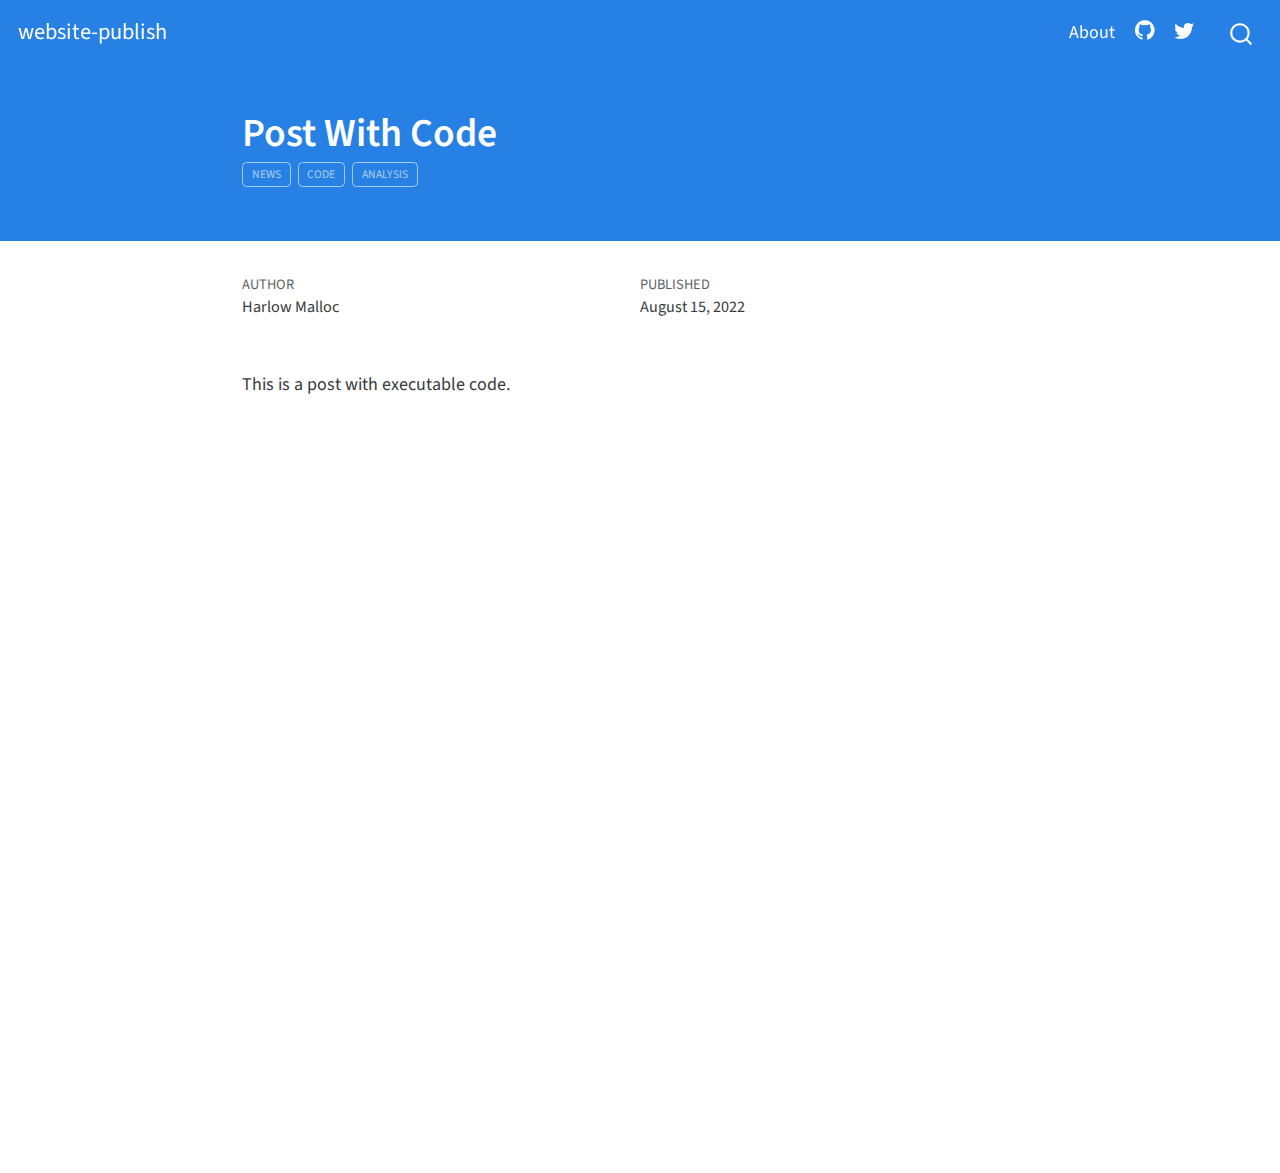
<file: posts/post-with-code/index.html>
<!DOCTYPE html>
<html xmlns="http://www.w3.org/1999/xhtml" lang="en" xml:lang="en"><head>

<meta charset="utf-8">
<meta name="generator" content="quarto-99.9.9">

<meta name="viewport" content="width=device-width, initial-scale=1.0, user-scalable=yes">

<meta name="author" content="Harlow Malloc">
<meta name="dcterms.date" content="2022-08-15">

<title>website-publish - Post With Code</title>
<style>
code{white-space: pre-wrap;}
span.smallcaps{font-variant: small-caps;}
div.columns{display: flex; gap: min(4vw, 1.5em);}
div.column{flex: 1;}
div.hanging-indent{margin-left: 1.5em; text-indent: -1.5em;}
ul.task-list{list-style: none;}
ul.task-list li input[type="checkbox"] {
  width: 0.8em;
  margin: 0 0.8em 0.2em -1.6em;
  vertical-align: middle;
}
</style>


<script src="../../site_libs/quarto-nav/quarto-nav.js"></script>
<script src="../../site_libs/quarto-nav/headroom.min.js"></script>
<script src="../../site_libs/clipboard/clipboard.min.js"></script>
<script src="../../site_libs/quarto-search/autocomplete.umd.js"></script>
<script src="../../site_libs/quarto-search/fuse.min.js"></script>
<script src="../../site_libs/quarto-search/quarto-search.js"></script>
<meta name="quarto:offset" content="../../">
<script src="../../site_libs/quarto-html/quarto.js"></script>
<script src="../../site_libs/quarto-html/popper.min.js"></script>
<script src="../../site_libs/quarto-html/tippy.umd.min.js"></script>
<script src="../../site_libs/quarto-html/anchor.min.js"></script>
<link href="../../site_libs/quarto-html/tippy.css" rel="stylesheet">
<link href="../../site_libs/quarto-html/quarto-syntax-highlighting.css" rel="stylesheet" id="quarto-text-highlighting-styles">
<script src="../../site_libs/bootstrap/bootstrap.min.js"></script>
<link href="../../site_libs/bootstrap/bootstrap-icons.css" rel="stylesheet">
<link href="../../site_libs/bootstrap/bootstrap.min.css" rel="stylesheet" id="quarto-bootstrap" data-mode="light">
<script id="quarto-search-options" type="application/json">{
  "location": "navbar",
  "copy-button": false,
  "collapse-after": 3,
  "panel-placement": "end",
  "type": "overlay",
  "limit": 20,
  "language": {
    "search-no-results-text": "No results",
    "search-matching-documents-text": "matching documents",
    "search-copy-link-title": "Copy link to search",
    "search-hide-matches-text": "Hide additional matches",
    "search-more-match-text": "more match in this document",
    "search-more-matches-text": "more matches in this document",
    "search-clear-button-title": "Clear",
    "search-detached-cancel-button-title": "Cancel",
    "search-submit-button-title": "Submit"
  }
}</script>


<link rel="stylesheet" href="../../styles.css">
<meta name="twitter:title" content="website-publish - Post With Code">
<meta name="twitter:description" content="This is a post with executable code.">
<meta name="twitter:image" content="https://example.com/posts/post-with-code/image.jpg">
<meta name="twitter:card" content="summary_large_image">
</head>

<body class="nav-fixed fullcontent">

<div id="quarto-search-results"></div>
  <header id="quarto-header" class="headroom fixed-top">
    <nav class="navbar navbar-expand-lg navbar-dark ">
      <div class="navbar-container container-fluid">
      <a class="navbar-brand" href="../../index.html">
    <span class="navbar-title">website-publish</span>
  </a>
          <button class="navbar-toggler" type="button" data-bs-toggle="collapse" data-bs-target="#navbarCollapse" aria-controls="navbarCollapse" aria-expanded="false" aria-label="Toggle navigation" onclick="if (window.quartoToggleHeadroom) { window.quartoToggleHeadroom(); }">
  <span class="navbar-toggler-icon"></span>
</button>
          <div class="collapse navbar-collapse" id="navbarCollapse">
            <ul class="navbar-nav navbar-nav-scroll ms-auto">
  <li class="nav-item">
    <a class="nav-link" href="../../about.html">About</a>
  </li>  
  <li class="nav-item compact">
    <a class="nav-link" href="https://github.com/"><i class="bi bi-github" role="img">
</i> 
 </a>
  </li>  
  <li class="nav-item compact">
    <a class="nav-link" href="https://twitter.com"><i class="bi bi-twitter" role="img">
</i> 
 </a>
  </li>  
</ul>
              <div id="quarto-search" class="" title="Search"></div>
          </div> <!-- /navcollapse -->
      </div> <!-- /container-fluid -->
    </nav>
</header>
<!-- content -->
<header id="title-block-header" class="quarto-title-block default page-columns page-full">
  <div class="quarto-title-banner page-columns page-full">
    <div class="quarto-title column-body">
      <h1 class="title">Post With Code</h1>
                                <div class="quarto-categories">
                <div class="quarto-category">news</div>
                <div class="quarto-category">code</div>
                <div class="quarto-category">analysis</div>
              </div>
                  </div>
  </div>
    
  
  <div class="quarto-title-meta">

      <div>
      <div class="quarto-title-meta-heading">Author</div>
      <div class="quarto-title-meta-contents">
               <p>Harlow Malloc </p>
            </div>
    </div>
      
      <div>
      <div class="quarto-title-meta-heading">Published</div>
      <div class="quarto-title-meta-contents">
        <p class="date">August 15, 2022</p>
      </div>
    </div>
      
    </div>
    
  
  </header><div id="quarto-content" class="quarto-container page-columns page-rows-contents page-layout-article page-navbar">
<!-- sidebar -->
<!-- margin-sidebar -->
    
<!-- main -->
<main class="content quarto-banner-title-block" id="quarto-document-content">




<p>This is a post with executable code.</p>



</main> <!-- /main -->
<script id="quarto-html-after-body" type="application/javascript">
window.document.addEventListener("DOMContentLoaded", function (event) {
  const toggleBodyColorMode = (bsSheetEl) => {
    const mode = bsSheetEl.getAttribute("data-mode");
    const bodyEl = window.document.querySelector("body");
    if (mode === "dark") {
      bodyEl.classList.add("quarto-dark");
      bodyEl.classList.remove("quarto-light");
    } else {
      bodyEl.classList.add("quarto-light");
      bodyEl.classList.remove("quarto-dark");
    }
  }
  const toggleBodyColorPrimary = () => {
    const bsSheetEl = window.document.querySelector("link#quarto-bootstrap");
    if (bsSheetEl) {
      toggleBodyColorMode(bsSheetEl);
    }
  }
  toggleBodyColorPrimary();  
  const icon = "";
  const anchorJS = new window.AnchorJS();
  anchorJS.options = {
    placement: 'right',
    icon: icon
  };
  anchorJS.add('.anchored');
  const clipboard = new window.ClipboardJS('.code-copy-button', {
    target: function(trigger) {
      return trigger.previousElementSibling;
    }
  });
  clipboard.on('success', function(e) {
    // button target
    const button = e.trigger;
    // don't keep focus
    button.blur();
    // flash "checked"
    button.classList.add('code-copy-button-checked');
    var currentTitle = button.getAttribute("title");
    button.setAttribute("title", "Copied!");
    setTimeout(function() {
      button.setAttribute("title", currentTitle);
      button.classList.remove('code-copy-button-checked');
    }, 1000);
    // clear code selection
    e.clearSelection();
  });
  function tippyHover(el, contentFn) {
    const config = {
      allowHTML: true,
      content: contentFn,
      maxWidth: 500,
      delay: 100,
      arrow: false,
      appendTo: function(el) {
          return el.parentElement;
      },
      interactive: true,
      interactiveBorder: 10,
      theme: 'quarto',
      placement: 'bottom-start'
    };
    window.tippy(el, config); 
  }
  const noterefs = window.document.querySelectorAll('a[role="doc-noteref"]');
  for (var i=0; i<noterefs.length; i++) {
    const ref = noterefs[i];
    tippyHover(ref, function() {
      // use id or data attribute instead here
      let href = ref.getAttribute('data-footnote-href');
      try { href = new URL(href).hash; } catch {}
      const id = href.replace(/^#\/?/, "");
      const note = window.document.getElementById(id);
      return note.innerHTML;
    });
  }
  var bibliorefs = window.document.querySelectorAll('a[role="doc-biblioref"]');
  for (var i=0; i<bibliorefs.length; i++) {
    const ref = bibliorefs[i];
    const cites = ref.parentNode.getAttribute('data-cites').split(' ');
    tippyHover(ref, function() {
      var popup = window.document.createElement('div');
      cites.forEach(function(cite) {
        var citeDiv = window.document.createElement('div');
        citeDiv.classList.add('hanging-indent');
        citeDiv.classList.add('csl-entry');
        var biblioDiv = window.document.getElementById('ref-' + cite);
        if (biblioDiv) {
          citeDiv.innerHTML = biblioDiv.innerHTML;
        }
        popup.appendChild(citeDiv);
      });
      return popup.innerHTML;
    });
  }
});
</script>
</div> <!-- /content -->



</body></html>
</file>
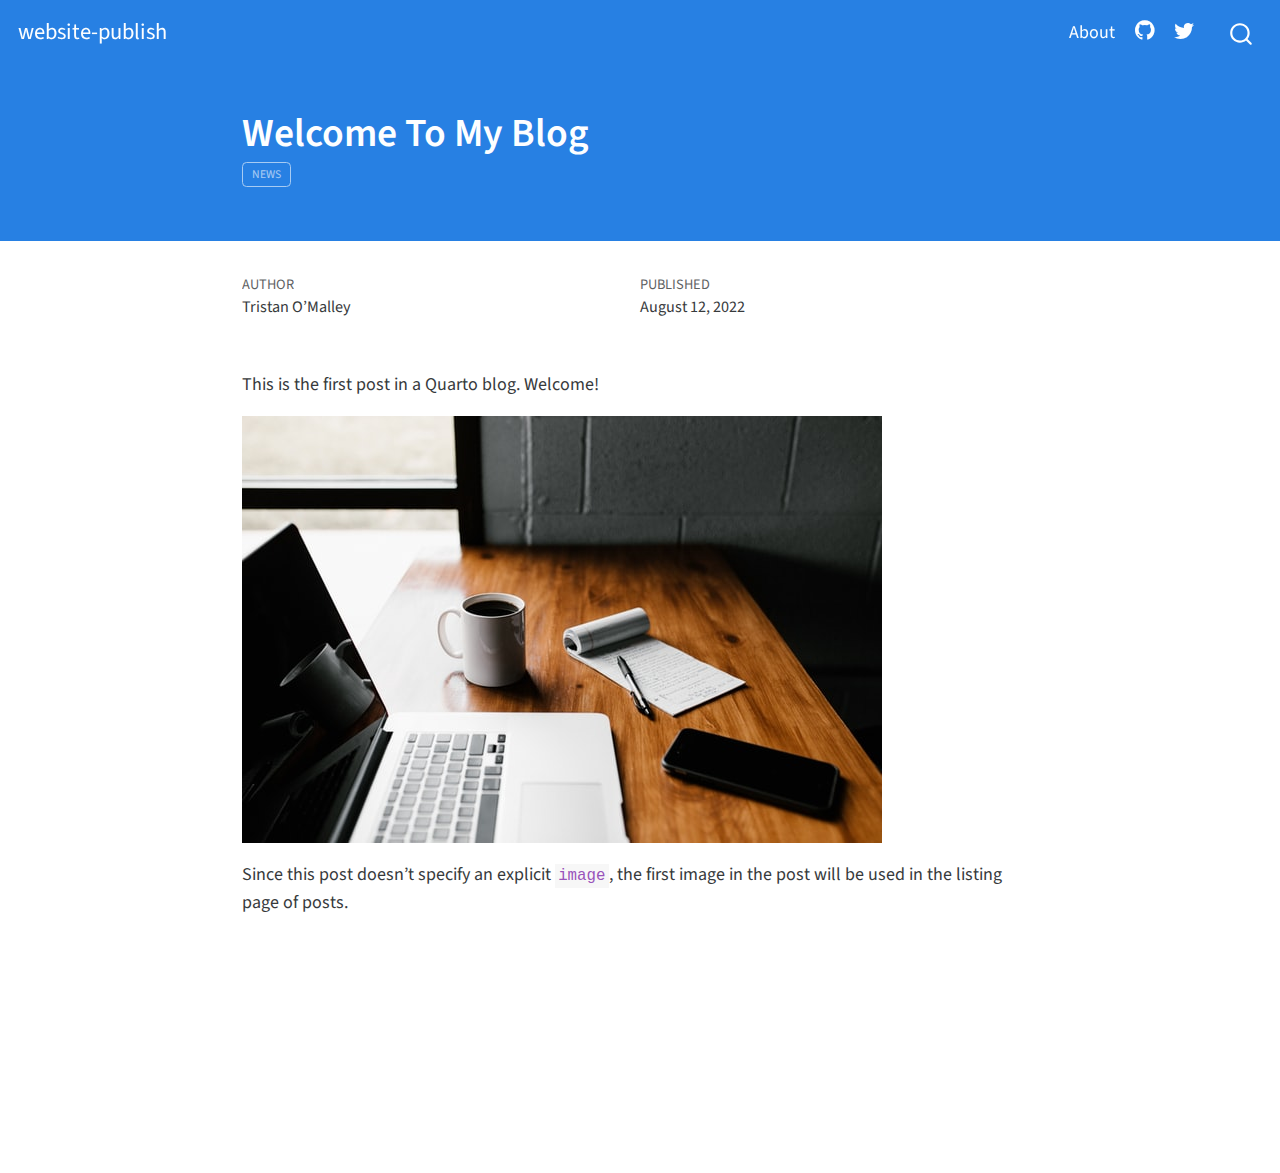
<file: posts/welcome/index.html>
<!DOCTYPE html>
<html xmlns="http://www.w3.org/1999/xhtml" lang="en" xml:lang="en"><head>

<meta charset="utf-8">
<meta name="generator" content="quarto-99.9.9">

<meta name="viewport" content="width=device-width, initial-scale=1.0, user-scalable=yes">

<meta name="author" content="Tristan O’Malley">
<meta name="dcterms.date" content="2022-08-12">

<title>website-publish - Welcome To My Blog</title>
<style>
code{white-space: pre-wrap;}
span.smallcaps{font-variant: small-caps;}
div.columns{display: flex; gap: min(4vw, 1.5em);}
div.column{flex: 1;}
div.hanging-indent{margin-left: 1.5em; text-indent: -1.5em;}
ul.task-list{list-style: none;}
ul.task-list li input[type="checkbox"] {
  width: 0.8em;
  margin: 0 0.8em 0.2em -1.6em;
  vertical-align: middle;
}
</style>


<script src="../../site_libs/quarto-nav/quarto-nav.js"></script>
<script src="../../site_libs/quarto-nav/headroom.min.js"></script>
<script src="../../site_libs/clipboard/clipboard.min.js"></script>
<script src="../../site_libs/quarto-search/autocomplete.umd.js"></script>
<script src="../../site_libs/quarto-search/fuse.min.js"></script>
<script src="../../site_libs/quarto-search/quarto-search.js"></script>
<meta name="quarto:offset" content="../../">
<script src="../../site_libs/quarto-html/quarto.js"></script>
<script src="../../site_libs/quarto-html/popper.min.js"></script>
<script src="../../site_libs/quarto-html/tippy.umd.min.js"></script>
<script src="../../site_libs/quarto-html/anchor.min.js"></script>
<link href="../../site_libs/quarto-html/tippy.css" rel="stylesheet">
<link href="../../site_libs/quarto-html/quarto-syntax-highlighting.css" rel="stylesheet" id="quarto-text-highlighting-styles">
<script src="../../site_libs/bootstrap/bootstrap.min.js"></script>
<link href="../../site_libs/bootstrap/bootstrap-icons.css" rel="stylesheet">
<link href="../../site_libs/bootstrap/bootstrap.min.css" rel="stylesheet" id="quarto-bootstrap" data-mode="light">
<script id="quarto-search-options" type="application/json">{
  "location": "navbar",
  "copy-button": false,
  "collapse-after": 3,
  "panel-placement": "end",
  "type": "overlay",
  "limit": 20,
  "language": {
    "search-no-results-text": "No results",
    "search-matching-documents-text": "matching documents",
    "search-copy-link-title": "Copy link to search",
    "search-hide-matches-text": "Hide additional matches",
    "search-more-match-text": "more match in this document",
    "search-more-matches-text": "more matches in this document",
    "search-clear-button-title": "Clear",
    "search-detached-cancel-button-title": "Cancel",
    "search-submit-button-title": "Submit"
  }
}</script>


<link rel="stylesheet" href="../../styles.css">
<meta name="twitter:title" content="website-publish - Welcome To My Blog">
<meta name="twitter:description" content="This is the first post in a Quarto blog. Welcome!">
<meta name="twitter:image" content="https://example.com/posts/welcome/thumbnail.jpg">
<meta name="twitter:card" content="summary_large_image">
</head>

<body class="nav-fixed fullcontent">

<div id="quarto-search-results"></div>
  <header id="quarto-header" class="headroom fixed-top">
    <nav class="navbar navbar-expand-lg navbar-dark ">
      <div class="navbar-container container-fluid">
      <a class="navbar-brand" href="../../index.html">
    <span class="navbar-title">website-publish</span>
  </a>
          <button class="navbar-toggler" type="button" data-bs-toggle="collapse" data-bs-target="#navbarCollapse" aria-controls="navbarCollapse" aria-expanded="false" aria-label="Toggle navigation" onclick="if (window.quartoToggleHeadroom) { window.quartoToggleHeadroom(); }">
  <span class="navbar-toggler-icon"></span>
</button>
          <div class="collapse navbar-collapse" id="navbarCollapse">
            <ul class="navbar-nav navbar-nav-scroll ms-auto">
  <li class="nav-item">
    <a class="nav-link" href="../../about.html">About</a>
  </li>  
  <li class="nav-item compact">
    <a class="nav-link" href="https://github.com/"><i class="bi bi-github" role="img">
</i> 
 </a>
  </li>  
  <li class="nav-item compact">
    <a class="nav-link" href="https://twitter.com"><i class="bi bi-twitter" role="img">
</i> 
 </a>
  </li>  
</ul>
              <div id="quarto-search" class="" title="Search"></div>
          </div> <!-- /navcollapse -->
      </div> <!-- /container-fluid -->
    </nav>
</header>
<!-- content -->
<header id="title-block-header" class="quarto-title-block default page-columns page-full">
  <div class="quarto-title-banner page-columns page-full">
    <div class="quarto-title column-body">
      <h1 class="title">Welcome To My Blog</h1>
                                <div class="quarto-categories">
                <div class="quarto-category">news</div>
              </div>
                  </div>
  </div>
    
  
  <div class="quarto-title-meta">

      <div>
      <div class="quarto-title-meta-heading">Author</div>
      <div class="quarto-title-meta-contents">
               <p>Tristan O’Malley </p>
            </div>
    </div>
      
      <div>
      <div class="quarto-title-meta-heading">Published</div>
      <div class="quarto-title-meta-contents">
        <p class="date">August 12, 2022</p>
      </div>
    </div>
      
    </div>
    
  
  </header><div id="quarto-content" class="quarto-container page-columns page-rows-contents page-layout-article page-navbar">
<!-- sidebar -->
<!-- margin-sidebar -->
    
<!-- main -->
<main class="content quarto-banner-title-block" id="quarto-document-content">




<p>This is the first post in a Quarto blog. Welcome!</p>
<p><img src="thumbnail.jpg" class="img-fluid"></p>
<p>Since this post doesn’t specify an explicit <code>image</code>, the first image in the post will be used in the listing page of posts.</p>



</main> <!-- /main -->
<script id="quarto-html-after-body" type="application/javascript">
window.document.addEventListener("DOMContentLoaded", function (event) {
  const toggleBodyColorMode = (bsSheetEl) => {
    const mode = bsSheetEl.getAttribute("data-mode");
    const bodyEl = window.document.querySelector("body");
    if (mode === "dark") {
      bodyEl.classList.add("quarto-dark");
      bodyEl.classList.remove("quarto-light");
    } else {
      bodyEl.classList.add("quarto-light");
      bodyEl.classList.remove("quarto-dark");
    }
  }
  const toggleBodyColorPrimary = () => {
    const bsSheetEl = window.document.querySelector("link#quarto-bootstrap");
    if (bsSheetEl) {
      toggleBodyColorMode(bsSheetEl);
    }
  }
  toggleBodyColorPrimary();  
  const icon = "";
  const anchorJS = new window.AnchorJS();
  anchorJS.options = {
    placement: 'right',
    icon: icon
  };
  anchorJS.add('.anchored');
  const clipboard = new window.ClipboardJS('.code-copy-button', {
    target: function(trigger) {
      return trigger.previousElementSibling;
    }
  });
  clipboard.on('success', function(e) {
    // button target
    const button = e.trigger;
    // don't keep focus
    button.blur();
    // flash "checked"
    button.classList.add('code-copy-button-checked');
    var currentTitle = button.getAttribute("title");
    button.setAttribute("title", "Copied!");
    setTimeout(function() {
      button.setAttribute("title", currentTitle);
      button.classList.remove('code-copy-button-checked');
    }, 1000);
    // clear code selection
    e.clearSelection();
  });
  function tippyHover(el, contentFn) {
    const config = {
      allowHTML: true,
      content: contentFn,
      maxWidth: 500,
      delay: 100,
      arrow: false,
      appendTo: function(el) {
          return el.parentElement;
      },
      interactive: true,
      interactiveBorder: 10,
      theme: 'quarto',
      placement: 'bottom-start'
    };
    window.tippy(el, config); 
  }
  const noterefs = window.document.querySelectorAll('a[role="doc-noteref"]');
  for (var i=0; i<noterefs.length; i++) {
    const ref = noterefs[i];
    tippyHover(ref, function() {
      // use id or data attribute instead here
      let href = ref.getAttribute('data-footnote-href');
      try { href = new URL(href).hash; } catch {}
      const id = href.replace(/^#\/?/, "");
      const note = window.document.getElementById(id);
      return note.innerHTML;
    });
  }
  var bibliorefs = window.document.querySelectorAll('a[role="doc-biblioref"]');
  for (var i=0; i<bibliorefs.length; i++) {
    const ref = bibliorefs[i];
    const cites = ref.parentNode.getAttribute('data-cites').split(' ');
    tippyHover(ref, function() {
      var popup = window.document.createElement('div');
      cites.forEach(function(cite) {
        var citeDiv = window.document.createElement('div');
        citeDiv.classList.add('hanging-indent');
        citeDiv.classList.add('csl-entry');
        var biblioDiv = window.document.getElementById('ref-' + cite);
        if (biblioDiv) {
          citeDiv.innerHTML = biblioDiv.innerHTML;
        }
        popup.appendChild(citeDiv);
      });
      return popup.innerHTML;
    });
  }
});
</script>
</div> <!-- /content -->



</body></html>
</file>
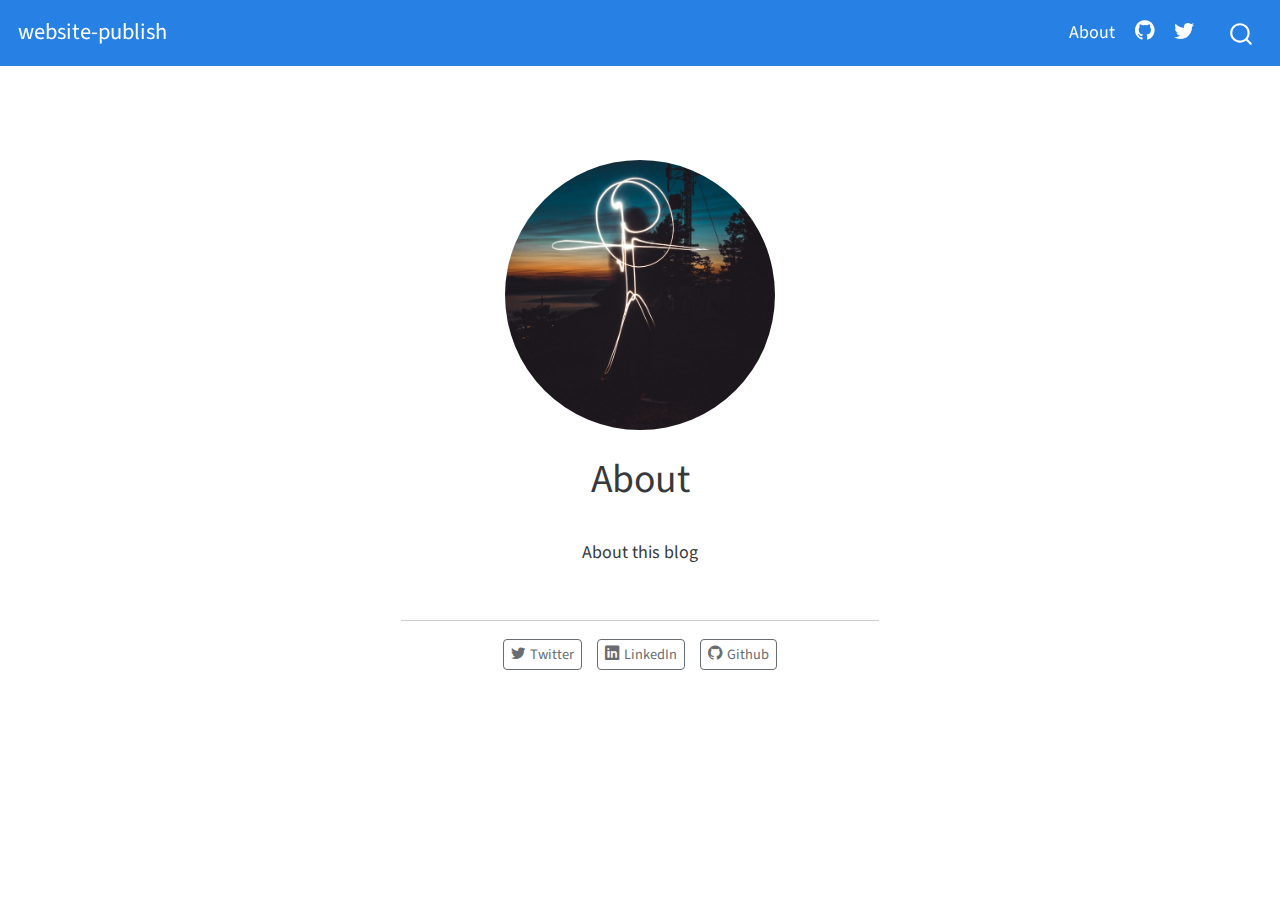
<file: about.html>
<!DOCTYPE html>
<html xmlns="http://www.w3.org/1999/xhtml" lang="en" xml:lang="en"><head>

<meta charset="utf-8">
<meta name="generator" content="quarto-99.9.9">

<meta name="viewport" content="width=device-width, initial-scale=1.0, user-scalable=yes">


<title>website-publish - About</title>
<style>
code{white-space: pre-wrap;}
span.smallcaps{font-variant: small-caps;}
div.columns{display: flex; gap: min(4vw, 1.5em);}
div.column{flex: 1;}
div.hanging-indent{margin-left: 1.5em; text-indent: -1.5em;}
ul.task-list{list-style: none;}
ul.task-list li input[type="checkbox"] {
  width: 0.8em;
  margin: 0 0.8em 0.2em -1.6em;
  vertical-align: middle;
}
</style>


<script src="site_libs/quarto-nav/quarto-nav.js"></script>
<script src="site_libs/quarto-nav/headroom.min.js"></script>
<script src="site_libs/clipboard/clipboard.min.js"></script>
<script src="site_libs/quarto-search/autocomplete.umd.js"></script>
<script src="site_libs/quarto-search/fuse.min.js"></script>
<script src="site_libs/quarto-search/quarto-search.js"></script>
<meta name="quarto:offset" content="./">
<script src="site_libs/quarto-html/quarto.js"></script>
<script src="site_libs/quarto-html/popper.min.js"></script>
<script src="site_libs/quarto-html/tippy.umd.min.js"></script>
<link href="site_libs/quarto-html/tippy.css" rel="stylesheet">
<link href="site_libs/quarto-html/quarto-syntax-highlighting.css" rel="stylesheet" id="quarto-text-highlighting-styles">
<script src="site_libs/bootstrap/bootstrap.min.js"></script>
<link href="site_libs/bootstrap/bootstrap-icons.css" rel="stylesheet">
<link href="site_libs/bootstrap/bootstrap.min.css" rel="stylesheet" id="quarto-bootstrap" data-mode="light">
<script id="quarto-search-options" type="application/json">{
  "location": "navbar",
  "copy-button": false,
  "collapse-after": 3,
  "panel-placement": "end",
  "type": "overlay",
  "limit": 20,
  "language": {
    "search-no-results-text": "No results",
    "search-matching-documents-text": "matching documents",
    "search-copy-link-title": "Copy link to search",
    "search-hide-matches-text": "Hide additional matches",
    "search-more-match-text": "more match in this document",
    "search-more-matches-text": "more matches in this document",
    "search-clear-button-title": "Clear",
    "search-detached-cancel-button-title": "Cancel",
    "search-submit-button-title": "Submit"
  }
}</script>


<link rel="stylesheet" href="styles.css">
<meta name="twitter:title" content="website-publish - About">
<meta name="twitter:description" content="About this blog">
<meta name="twitter:image" content="https://example.com/profile.jpg">
<meta name="twitter:card" content="summary_large_image">
</head>

<body class="nav-fixed fullcontent">

<div id="quarto-search-results"></div>
  <header id="quarto-header" class="headroom fixed-top">
    <nav class="navbar navbar-expand-lg navbar-dark ">
      <div class="navbar-container container-fluid">
      <a class="navbar-brand" href="./index.html">
    <span class="navbar-title">website-publish</span>
  </a>
          <button class="navbar-toggler" type="button" data-bs-toggle="collapse" data-bs-target="#navbarCollapse" aria-controls="navbarCollapse" aria-expanded="false" aria-label="Toggle navigation" onclick="if (window.quartoToggleHeadroom) { window.quartoToggleHeadroom(); }">
  <span class="navbar-toggler-icon"></span>
</button>
          <div class="collapse navbar-collapse" id="navbarCollapse">
            <ul class="navbar-nav navbar-nav-scroll ms-auto">
  <li class="nav-item">
    <a class="nav-link active" href="./about.html" aria-current="page">About</a>
  </li>  
  <li class="nav-item compact">
    <a class="nav-link" href="https://github.com/"><i class="bi bi-github" role="img">
</i> 
 </a>
  </li>  
  <li class="nav-item compact">
    <a class="nav-link" href="https://twitter.com"><i class="bi bi-twitter" role="img">
</i> 
 </a>
  </li>  
</ul>
              <div id="quarto-search" class="" title="Search"></div>
          </div> <!-- /navcollapse -->
      </div> <!-- /container-fluid -->
    </nav>
</header>
<!-- content -->
<div id="quarto-content" class="quarto-container page-columns page-rows-contents page-layout-article page-navbar">
<!-- sidebar -->
<!-- margin-sidebar -->
    
<!-- main -->
<div class="quarto-about-jolla">
  <img src="profile.jpg" class="about-image
  round " style="height: 15em; width: 15em;">
 <header id="title-block-header" class="quarto-title-block default">
<div class="quarto-title">
<h1 class="title">About</h1>
</div>
<div class="quarto-title-meta">
  </div>
</header><main class="content" id="quarto-document-content">
<p>About this blog</p>


</main> 
  <hr class="about-sep">
   <div class="about-links">
  <a href="https://twitter.com" class="about-link">
    <i class="bi bi-twitter"></i>
     <span class="about-link-text">Twitter</span>
  </a>
  <a href="https://linkedin.com" class="about-link">
    <i class="bi bi-linkedin"></i>
     <span class="about-link-text">LinkedIn</span>
  </a>
  <a href="https://github.com" class="about-link">
    <i class="bi bi-github"></i>
     <span class="about-link-text">Github</span>
  </a>
</div>
</div>
 <!-- /main -->
<script id="quarto-html-after-body" type="application/javascript">
window.document.addEventListener("DOMContentLoaded", function (event) {
  const toggleBodyColorMode = (bsSheetEl) => {
    const mode = bsSheetEl.getAttribute("data-mode");
    const bodyEl = window.document.querySelector("body");
    if (mode === "dark") {
      bodyEl.classList.add("quarto-dark");
      bodyEl.classList.remove("quarto-light");
    } else {
      bodyEl.classList.add("quarto-light");
      bodyEl.classList.remove("quarto-dark");
    }
  }
  const toggleBodyColorPrimary = () => {
    const bsSheetEl = window.document.querySelector("link#quarto-bootstrap");
    if (bsSheetEl) {
      toggleBodyColorMode(bsSheetEl);
    }
  }
  toggleBodyColorPrimary();  
  const clipboard = new window.ClipboardJS('.code-copy-button', {
    target: function(trigger) {
      return trigger.previousElementSibling;
    }
  });
  clipboard.on('success', function(e) {
    // button target
    const button = e.trigger;
    // don't keep focus
    button.blur();
    // flash "checked"
    button.classList.add('code-copy-button-checked');
    var currentTitle = button.getAttribute("title");
    button.setAttribute("title", "Copied!");
    setTimeout(function() {
      button.setAttribute("title", currentTitle);
      button.classList.remove('code-copy-button-checked');
    }, 1000);
    // clear code selection
    e.clearSelection();
  });
  function tippyHover(el, contentFn) {
    const config = {
      allowHTML: true,
      content: contentFn,
      maxWidth: 500,
      delay: 100,
      arrow: false,
      appendTo: function(el) {
          return el.parentElement;
      },
      interactive: true,
      interactiveBorder: 10,
      theme: 'quarto',
      placement: 'bottom-start'
    };
    window.tippy(el, config); 
  }
  const noterefs = window.document.querySelectorAll('a[role="doc-noteref"]');
  for (var i=0; i<noterefs.length; i++) {
    const ref = noterefs[i];
    tippyHover(ref, function() {
      // use id or data attribute instead here
      let href = ref.getAttribute('data-footnote-href');
      try { href = new URL(href).hash; } catch {}
      const id = href.replace(/^#\/?/, "");
      const note = window.document.getElementById(id);
      return note.innerHTML;
    });
  }
  var bibliorefs = window.document.querySelectorAll('a[role="doc-biblioref"]');
  for (var i=0; i<bibliorefs.length; i++) {
    const ref = bibliorefs[i];
    const cites = ref.parentNode.getAttribute('data-cites').split(' ');
    tippyHover(ref, function() {
      var popup = window.document.createElement('div');
      cites.forEach(function(cite) {
        var citeDiv = window.document.createElement('div');
        citeDiv.classList.add('hanging-indent');
        citeDiv.classList.add('csl-entry');
        var biblioDiv = window.document.getElementById('ref-' + cite);
        if (biblioDiv) {
          citeDiv.innerHTML = biblioDiv.innerHTML;
        }
        popup.appendChild(citeDiv);
      });
      return popup.innerHTML;
    });
  }
});
</script>
</div> <!-- /content -->



</body></html>
</file>
<file: site_libs/quarto-html/tippy.css>
.tippy-box[data-animation=fade][data-state=hidden]{opacity:0}[data-tippy-root]{max-width:calc(100vw - 10px)}.tippy-box{position:relative;background-color:#333;color:#fff;border-radius:4px;font-size:14px;line-height:1.4;white-space:normal;outline:0;transition-property:transform,visibility,opacity}.tippy-box[data-placement^=top]>.tippy-arrow{bottom:0}.tippy-box[data-placement^=top]>.tippy-arrow:before{bottom:-7px;left:0;border-width:8px 8px 0;border-top-color:initial;transform-origin:center top}.tippy-box[data-placement^=bottom]>.tippy-arrow{top:0}.tippy-box[data-placement^=bottom]>.tippy-arrow:before{top:-7px;left:0;border-width:0 8px 8px;border-bottom-color:initial;transform-origin:center bottom}.tippy-box[data-placement^=left]>.tippy-arrow{right:0}.tippy-box[data-placement^=left]>.tippy-arrow:before{border-width:8px 0 8px 8px;border-left-color:initial;right:-7px;transform-origin:center left}.tippy-box[data-placement^=right]>.tippy-arrow{left:0}.tippy-box[data-placement^=right]>.tippy-arrow:before{left:-7px;border-width:8px 8px 8px 0;border-right-color:initial;transform-origin:center right}.tippy-box[data-inertia][data-state=visible]{transition-timing-function:cubic-bezier(.54,1.5,.38,1.11)}.tippy-arrow{width:16px;height:16px;color:#333}.tippy-arrow:before{content:"";position:absolute;border-color:transparent;border-style:solid}.tippy-content{position:relative;padding:5px 9px;z-index:1}
</file>
<file: site_libs/quarto-html/quarto-syntax-highlighting.css>
/* quarto syntax highlight colors */
:root {
  --quarto-hl-ot-color: #003B4F;
  --quarto-hl-at-color: #657422;
  --quarto-hl-ss-color: #20794D;
  --quarto-hl-an-color: #5E5E5E;
  --quarto-hl-fu-color: #4758AB;
  --quarto-hl-st-color: #20794D;
  --quarto-hl-cf-color: #003B4F;
  --quarto-hl-op-color: #5E5E5E;
  --quarto-hl-er-color: #AD0000;
  --quarto-hl-bn-color: #AD0000;
  --quarto-hl-al-color: #AD0000;
  --quarto-hl-va-color: #111111;
  --quarto-hl-bu-color: inherit;
  --quarto-hl-ex-color: inherit;
  --quarto-hl-pp-color: #AD0000;
  --quarto-hl-in-color: #5E5E5E;
  --quarto-hl-vs-color: #20794D;
  --quarto-hl-wa-color: #5E5E5E;
  --quarto-hl-do-color: #5E5E5E;
  --quarto-hl-im-color: #00769E;
  --quarto-hl-ch-color: #20794D;
  --quarto-hl-dt-color: #AD0000;
  --quarto-hl-fl-color: #AD0000;
  --quarto-hl-co-color: #5E5E5E;
  --quarto-hl-cv-color: #5E5E5E;
  --quarto-hl-cn-color: #8f5902;
  --quarto-hl-sc-color: #5E5E5E;
  --quarto-hl-dv-color: #AD0000;
  --quarto-hl-kw-color: #003B4F;
}

/* other quarto variables */
:root {
  --quarto-font-monospace: SFMono-Regular, Menlo, Monaco, Consolas, "Liberation Mono", "Courier New", monospace;
}

pre > code.sourceCode > span {
  color: #003B4F;
}

code span {
  color: #003B4F;
}

code.sourceCode > span {
  color: #003B4F;
}

div.sourceCode,
div.sourceCode pre.sourceCode {
  color: #003B4F;
}

code span.ot {
  color: #003B4F;
}

code span.at {
  color: #657422;
}

code span.ss {
  color: #20794D;
}

code span.an {
  color: #5E5E5E;
}

code span.fu {
  color: #4758AB;
}

code span.st {
  color: #20794D;
}

code span.cf {
  color: #003B4F;
}

code span.op {
  color: #5E5E5E;
}

code span.er {
  color: #AD0000;
}

code span.bn {
  color: #AD0000;
}

code span.al {
  color: #AD0000;
}

code span.va {
  color: #111111;
}

code span.pp {
  color: #AD0000;
}

code span.in {
  color: #5E5E5E;
}

code span.vs {
  color: #20794D;
}

code span.wa {
  color: #5E5E5E;
  font-style: italic;
}

code span.do {
  color: #5E5E5E;
  font-style: italic;
}

code span.im {
  color: #00769E;
}

code span.ch {
  color: #20794D;
}

code span.dt {
  color: #AD0000;
}

code span.fl {
  color: #AD0000;
}

code span.co {
  color: #5E5E5E;
}

code span.cv {
  color: #5E5E5E;
  font-style: italic;
}

code span.cn {
  color: #8f5902;
}

code span.sc {
  color: #5E5E5E;
}

code span.dv {
  color: #AD0000;
}

code span.kw {
  color: #003B4F;
}

.prevent-inlining {
  content: "</";
}

/*# sourceMappingURL=debc5d5d77c3f9108843748ff7464032.css.map */
</file>
<file: styles.css>
/* css styles */
</file>
